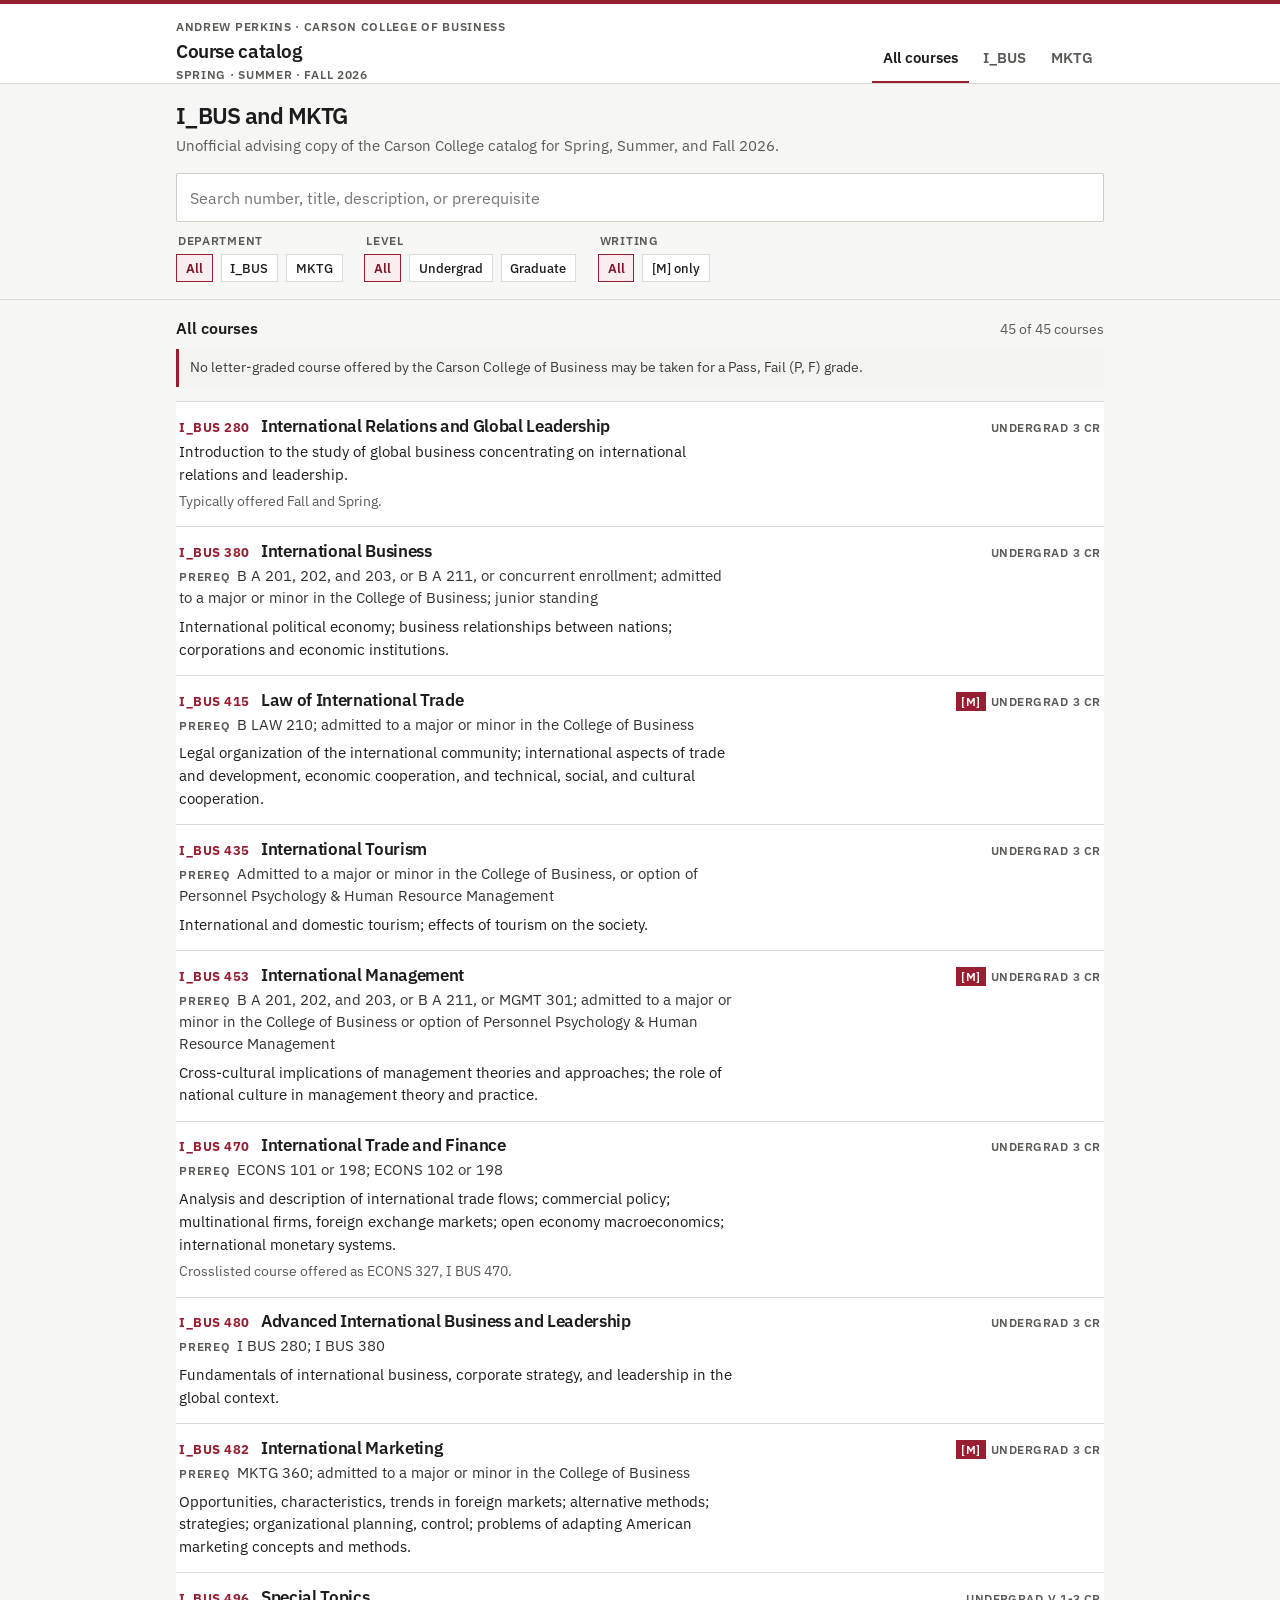
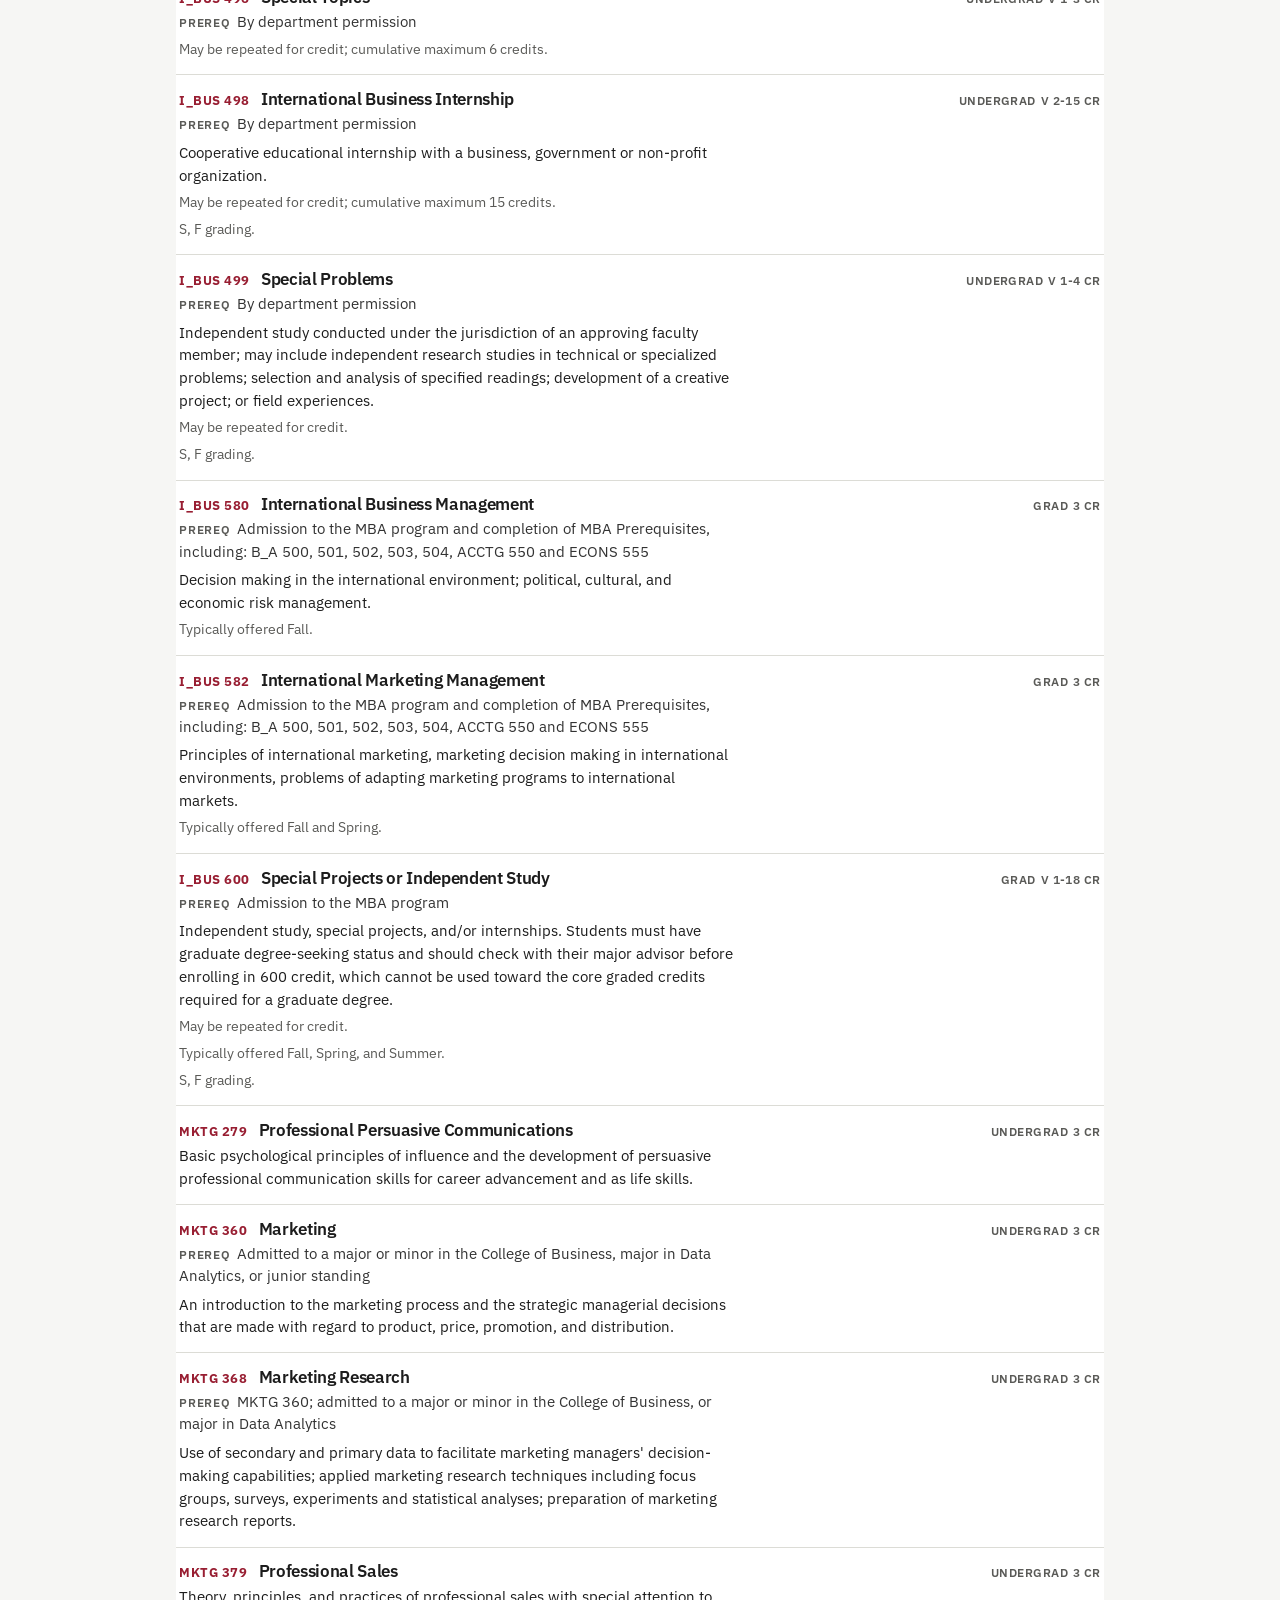
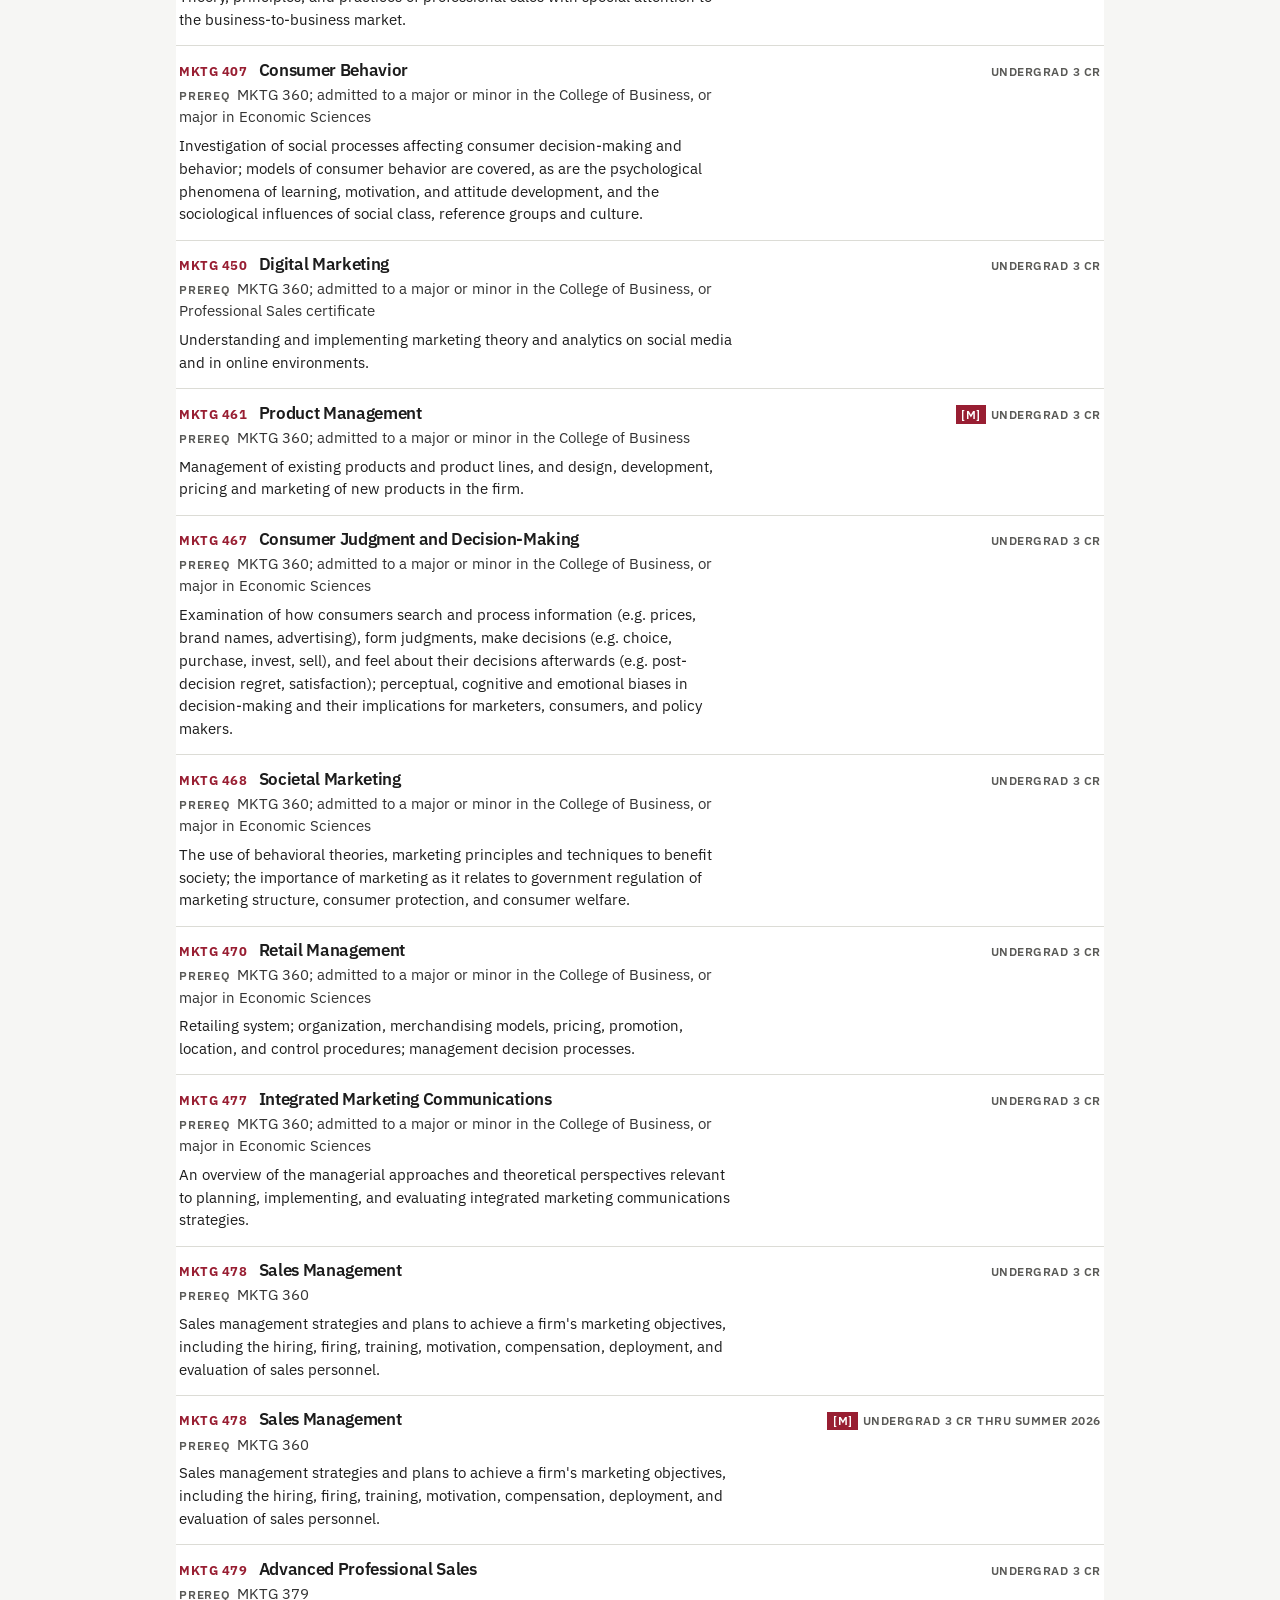
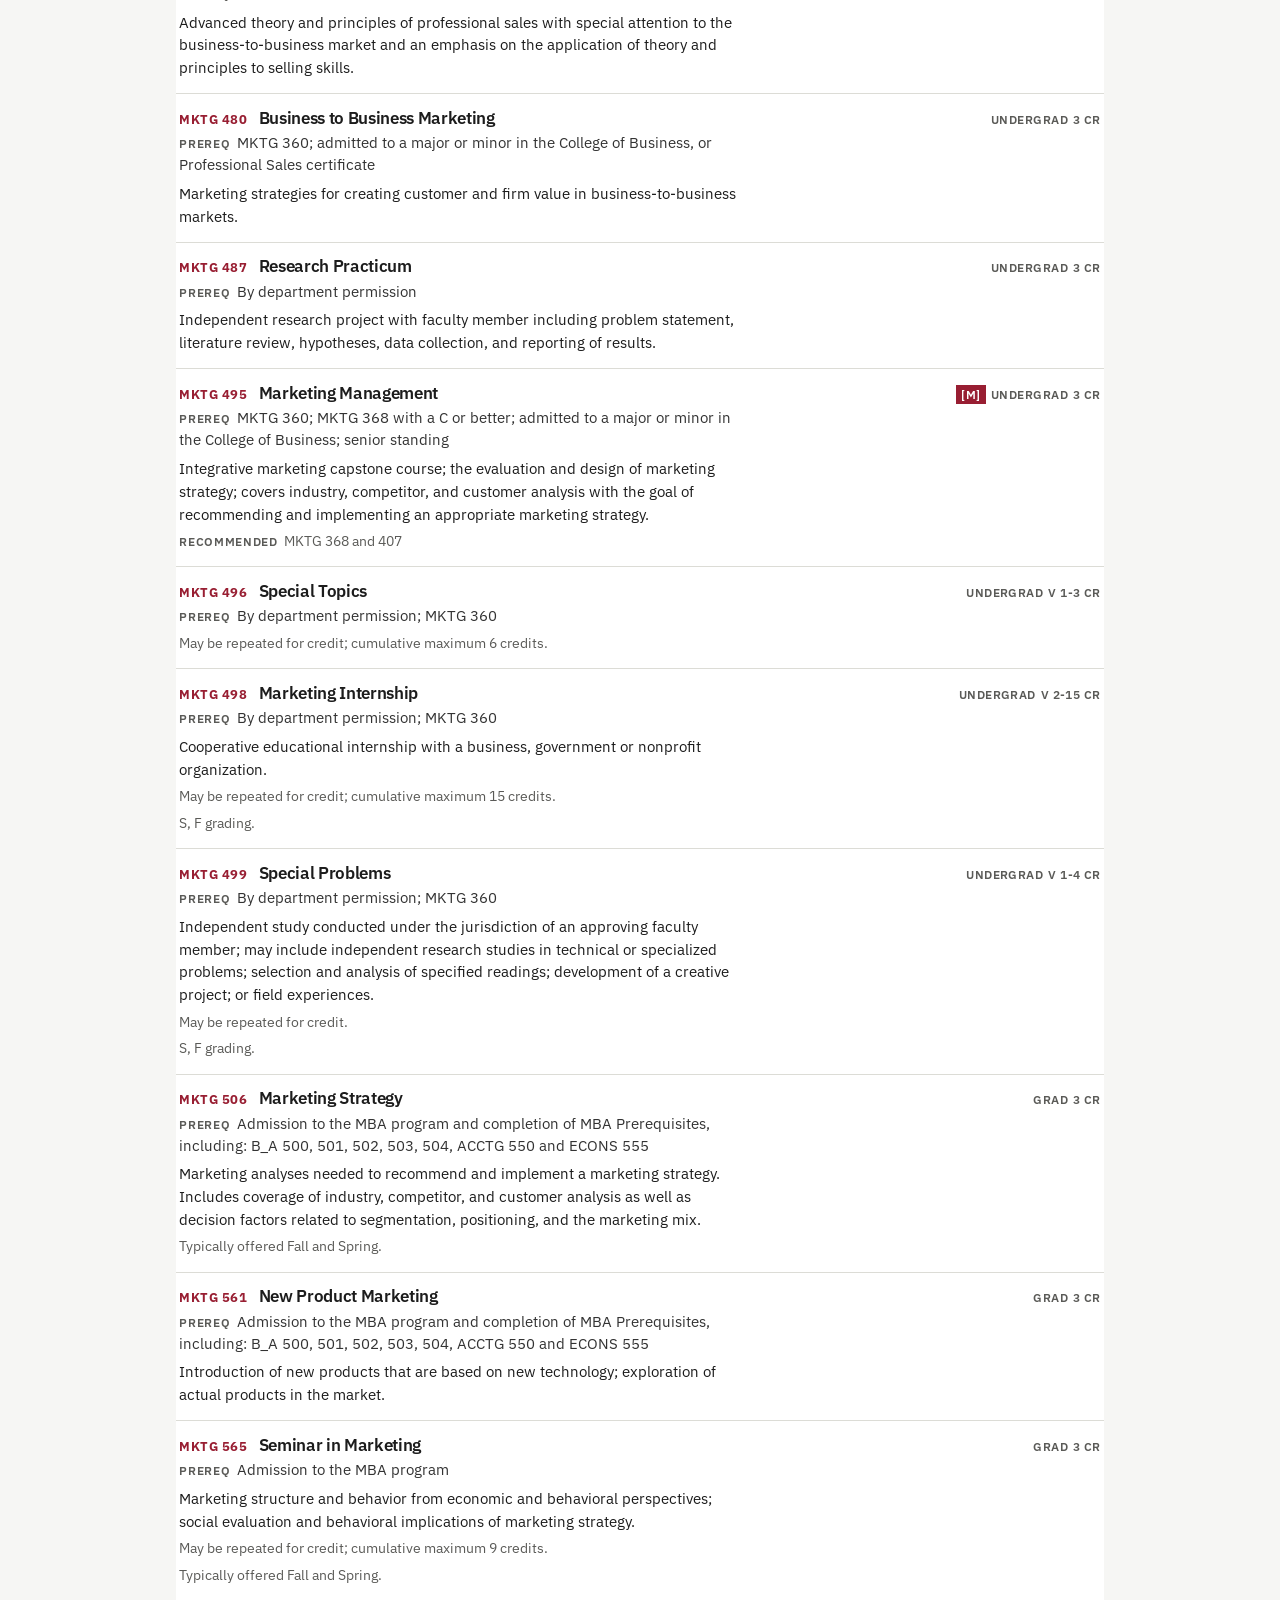
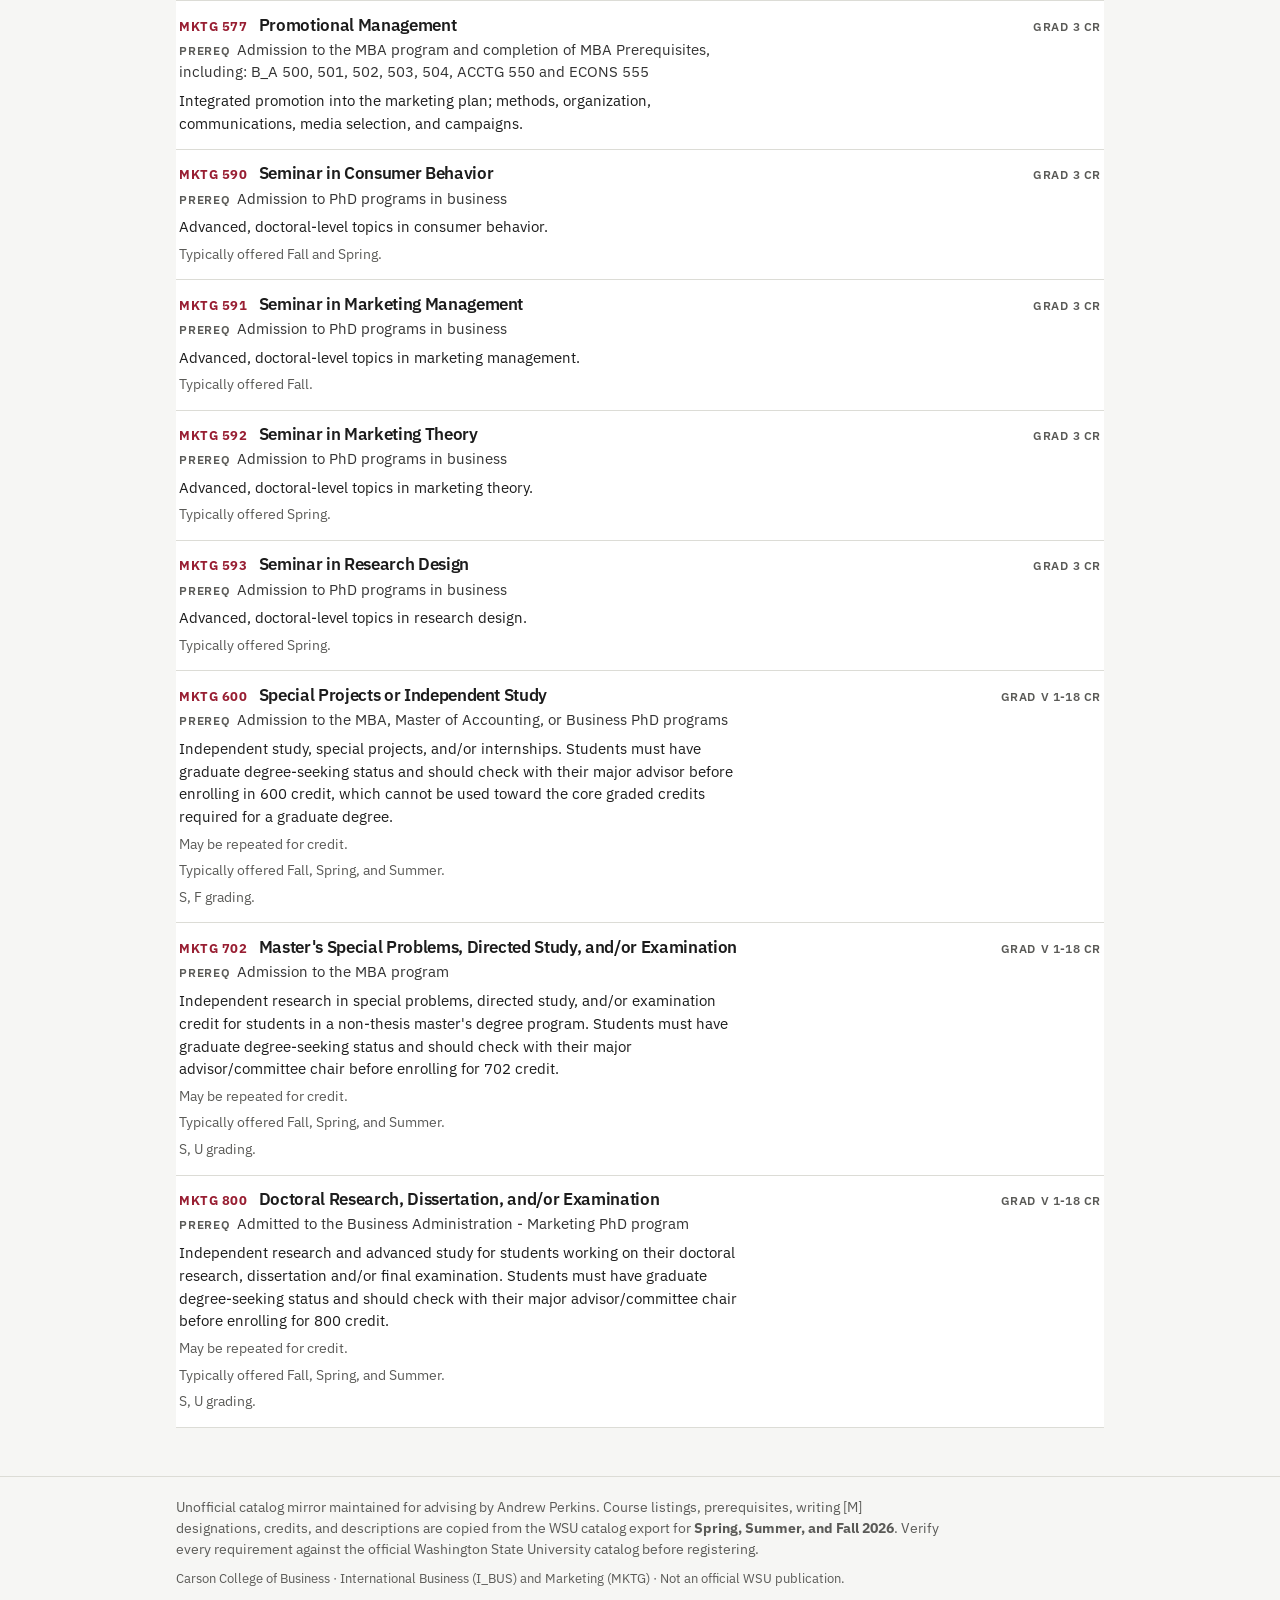
<file: site/index.html>
<!DOCTYPE html>
<html lang="en">
<head>
  <meta charset="utf-8">
  <meta name="viewport" content="width=device-width, initial-scale=1">
  <title>WSU Carson College Course Catalog · I_BUS & MKTG</title>
  <meta name="description" content="Searchable unofficial mirror of Washington State University Carson College International Business and Marketing courses for Spring, Summer, and Fall 2026.">
  <meta name="theme-color" content="#f6f6f4">
  <link rel="icon" href="assets/favicon.svg" type="image/svg+xml">
  <link rel="preconnect" href="https://fonts.googleapis.com">
  <link rel="preconnect" href="https://fonts.gstatic.com" crossorigin>
  <link href="https://fonts.googleapis.com/css2?family=IBM+Plex+Sans:ital,wght@0,400;0,500;0,600;0,700;1,400&display=swap" rel="stylesheet">
  <link rel="stylesheet" href="assets/styles.css">
</head>
<body data-page="home">
  <a class="skip-link" href="#catalog">Skip to courses</a>
  <header class="site-header">
    <div class="header-inner">
      <div class="brand">
        <p class="brand-kicker">Andrew Perkins · Carson College of Business</p>
        <a class="brand-title" href="./">Course catalog</a>
        <p class="brand-terms">Spring · Summer · Fall 2026</p>
      </div>
      <nav class="primary-nav" aria-label="Departments">
        <a href="./" aria-current="page">All courses</a>
        <a href="ibus/" >I_BUS</a>
        <a href="mktg/" >MKTG</a>
      </nav>
    </div>
  </header>

  <main>
    <section class="intro">
      <div class="intro-inner">
        <h1>I_BUS and MKTG</h1>
        <p class="lede">Unofficial advising copy of the Carson College catalog for Spring, Summer, and Fall 2026.</p>
        
      </div>
    </section>

    <section class="toolbar" aria-label="Search and filters">
      <div class="toolbar-inner">
        <label class="search-field">
          <span class="visually-hidden">Search courses</span>
          <input id="search" type="search" name="q" placeholder="Search number, title, description, or prerequisite" autocomplete="off" spellcheck="false">
        </label>
        <div class="filters">
          <fieldset class="filter-group" data-filter="dept" >
            <legend>Department</legend>
            <label class="chip"><input type="radio" name="dept" value="all" checked> All</label>
            <label class="chip"><input type="radio" name="dept" value="I_BUS"> I_BUS</label>
            <label class="chip"><input type="radio" name="dept" value="MKTG"> MKTG</label>
          </fieldset>
          <fieldset class="filter-group" data-filter="level">
            <legend>Level</legend>
            <label class="chip"><input type="radio" name="level" value="all" checked> All</label>
            <label class="chip"><input type="radio" name="level" value="undergraduate"> Undergrad</label>
            <label class="chip"><input type="radio" name="level" value="graduate"> Graduate</label>
          </fieldset>
          <fieldset class="filter-group" data-filter="writing">
            <legend>Writing</legend>
            <label class="chip"><input type="radio" name="writing" value="all" checked> All</label>
            <label class="chip"><input type="radio" name="writing" value="m"> [M] only</label>
          </fieldset>
        </div>
      </div>
    </section>

    <section id="catalog" class="catalog" aria-live="polite">
      <div class="catalog-inner">
        <div class="catalog-head">
          <h2 class="catalog-title">All courses</h2>
          <p id="result-count" class="result-count">Loading courses…</p>
        </div>
        <p class="policy">No letter-graded course offered by the Carson College of Business may be taken for a Pass, Fail (P, F) grade.</p>
        <div id="course-list" class="course-list"></div>
        <div id="empty-state" class="empty-state" hidden>
          <p id="empty-copy">No courses match those filters.</p>
          <button type="button" id="clear-filters">Clear search and filters</button>
        </div>
        <noscript><p class="empty-state">This catalog search needs JavaScript. Enable it to browse I_BUS and MKTG courses.</p></noscript>
      </div>
    </section>
  </main>

  <footer class="site-footer">
    <div class="footer-inner">
      <p>Unofficial catalog mirror maintained for advising by Andrew Perkins. Course listings, prerequisites, writing [M] designations, credits, and descriptions are copied from the WSU catalog export for <strong>Spring, Summer, and Fall 2026</strong>. Verify every requirement against the official Washington State University catalog before registering.</p>
      <p class="footer-meta">Carson College of Business · International Business (I_BUS) and Marketing (MKTG) · Not an official WSU publication.</p>
    </div>
  </footer>
  <script src="assets/app.js" defer></script>
</body>
</html>
</file>
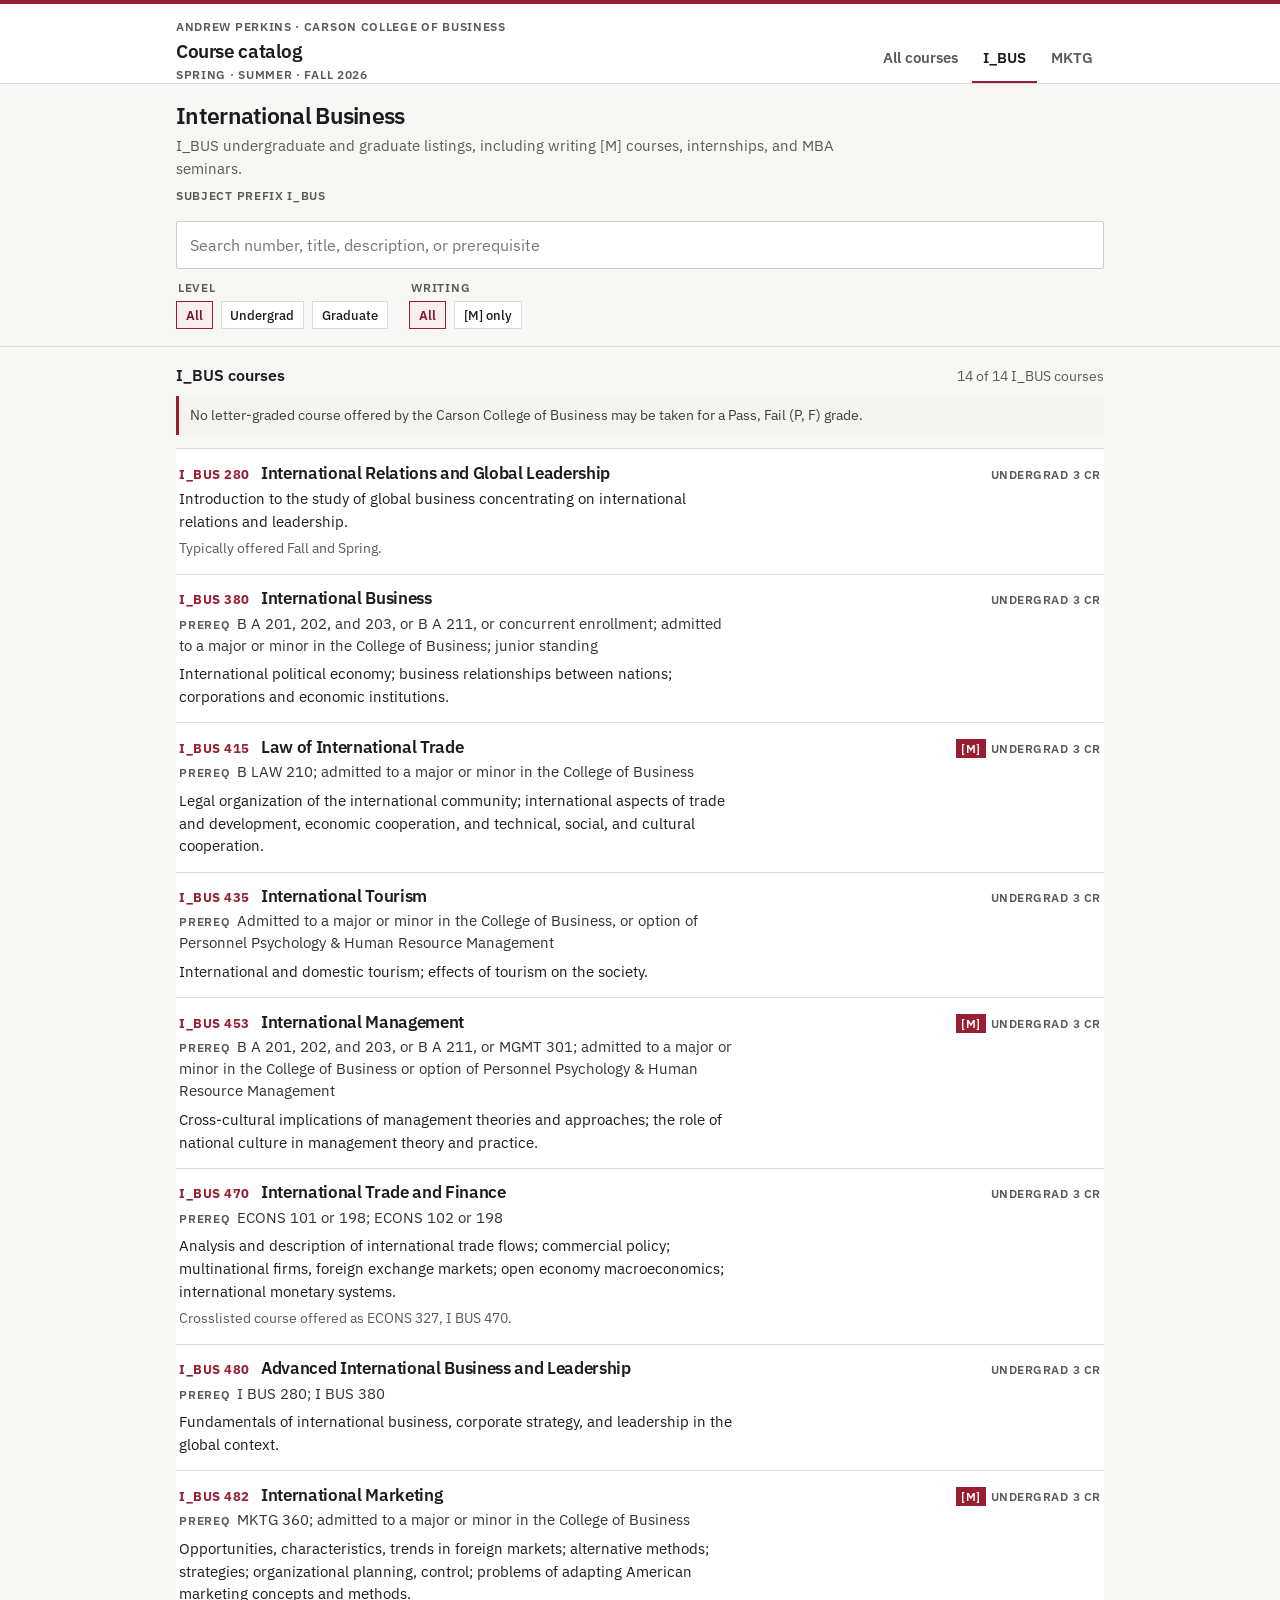
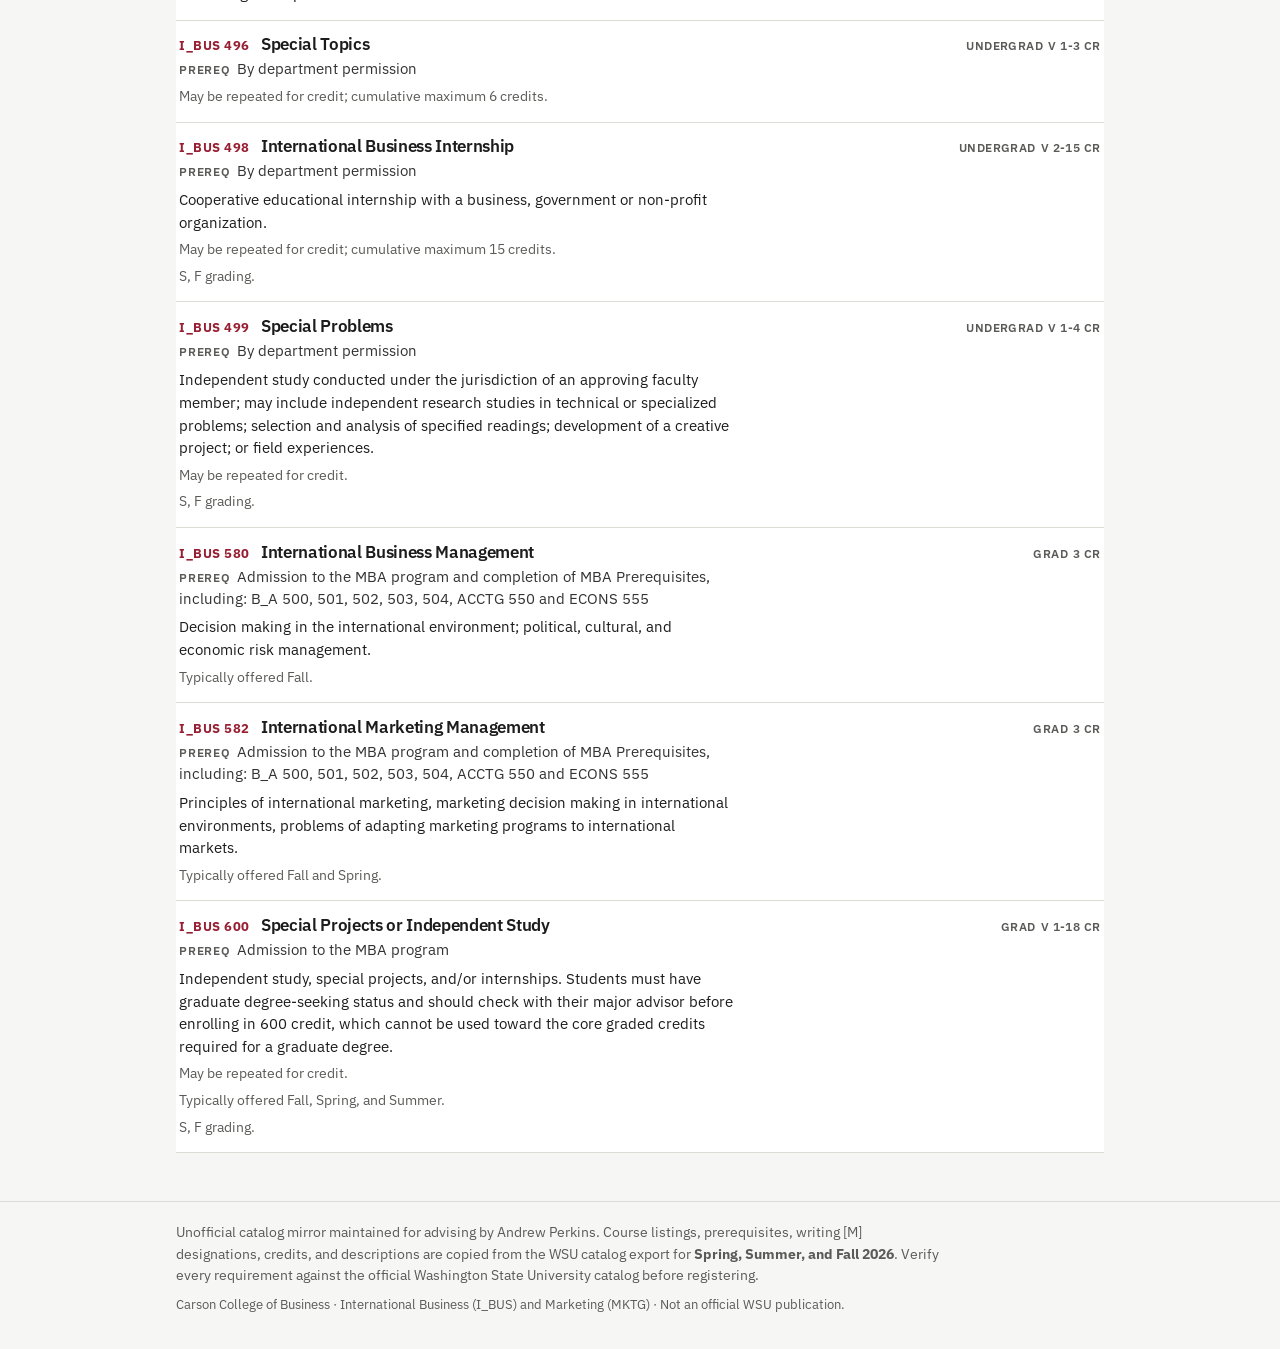
<file: site/ibus/index.html>
<!DOCTYPE html>
<html lang="en">
<head>
  <meta charset="utf-8">
  <meta name="viewport" content="width=device-width, initial-scale=1">
  <title>International Business (I_BUS) · WSU Course Catalog</title>
  <meta name="description" content="International Business (I_BUS) courses at Washington State University Carson College of Business for Spring, Summer, and Fall 2026.">
  <meta name="theme-color" content="#f6f6f4">
  <link rel="icon" href="../assets/favicon.svg" type="image/svg+xml">
  <link rel="preconnect" href="https://fonts.googleapis.com">
  <link rel="preconnect" href="https://fonts.gstatic.com" crossorigin>
  <link href="https://fonts.googleapis.com/css2?family=IBM+Plex+Sans:ital,wght@0,400;0,500;0,600;0,700;1,400&display=swap" rel="stylesheet">
  <link rel="stylesheet" href="../assets/styles.css">
</head>
<body data-page="ibus" data-dept="I_BUS">
  <a class="skip-link" href="#catalog">Skip to courses</a>
  <header class="site-header">
    <div class="header-inner">
      <div class="brand">
        <p class="brand-kicker">Andrew Perkins · Carson College of Business</p>
        <a class="brand-title" href="../">Course catalog</a>
        <p class="brand-terms">Spring · Summer · Fall 2026</p>
      </div>
      <nav class="primary-nav" aria-label="Departments">
        <a href="../" >All courses</a>
        <a href="../ibus/" aria-current="page">I_BUS</a>
        <a href="../mktg/" >MKTG</a>
      </nav>
    </div>
  </header>

  <main>
    <section class="intro">
      <div class="intro-inner">
        <h1>International Business</h1>
        <p class="lede">I_BUS undergraduate and graduate listings, including writing [M] courses, internships, and MBA seminars.</p>
        <p class="prefix-note">Subject prefix I_BUS</p>
      </div>
    </section>

    <section class="toolbar" aria-label="Search and filters">
      <div class="toolbar-inner">
        <label class="search-field">
          <span class="visually-hidden">Search courses</span>
          <input id="search" type="search" name="q" placeholder="Search number, title, description, or prerequisite" autocomplete="off" spellcheck="false">
        </label>
        <div class="filters">
          <fieldset class="filter-group" data-filter="dept" hidden>
            <legend>Department</legend>
            <label class="chip"><input type="radio" name="dept" value="all" checked> All</label>
            <label class="chip"><input type="radio" name="dept" value="I_BUS"> I_BUS</label>
            <label class="chip"><input type="radio" name="dept" value="MKTG"> MKTG</label>
          </fieldset>
          <fieldset class="filter-group" data-filter="level">
            <legend>Level</legend>
            <label class="chip"><input type="radio" name="level" value="all" checked> All</label>
            <label class="chip"><input type="radio" name="level" value="undergraduate"> Undergrad</label>
            <label class="chip"><input type="radio" name="level" value="graduate"> Graduate</label>
          </fieldset>
          <fieldset class="filter-group" data-filter="writing">
            <legend>Writing</legend>
            <label class="chip"><input type="radio" name="writing" value="all" checked> All</label>
            <label class="chip"><input type="radio" name="writing" value="m"> [M] only</label>
          </fieldset>
        </div>
      </div>
    </section>

    <section id="catalog" class="catalog" aria-live="polite">
      <div class="catalog-inner">
        <div class="catalog-head">
          <h2 class="catalog-title">I_BUS courses</h2>
          <p id="result-count" class="result-count">Loading courses…</p>
        </div>
        <p class="policy">No letter-graded course offered by the Carson College of Business may be taken for a Pass, Fail (P, F) grade.</p>
        <div id="course-list" class="course-list"></div>
        <div id="empty-state" class="empty-state" hidden>
          <p id="empty-copy">No courses match those filters.</p>
          <button type="button" id="clear-filters">Clear search and filters</button>
        </div>
        <noscript><p class="empty-state">This catalog search needs JavaScript. Enable it to browse I_BUS and MKTG courses.</p></noscript>
      </div>
    </section>
  </main>

  <footer class="site-footer">
    <div class="footer-inner">
      <p>Unofficial catalog mirror maintained for advising by Andrew Perkins. Course listings, prerequisites, writing [M] designations, credits, and descriptions are copied from the WSU catalog export for <strong>Spring, Summer, and Fall 2026</strong>. Verify every requirement against the official Washington State University catalog before registering.</p>
      <p class="footer-meta">Carson College of Business · International Business (I_BUS) and Marketing (MKTG) · Not an official WSU publication.</p>
    </div>
  </footer>
  <script src="../assets/app.js" defer></script>
</body>
</html>
</file>
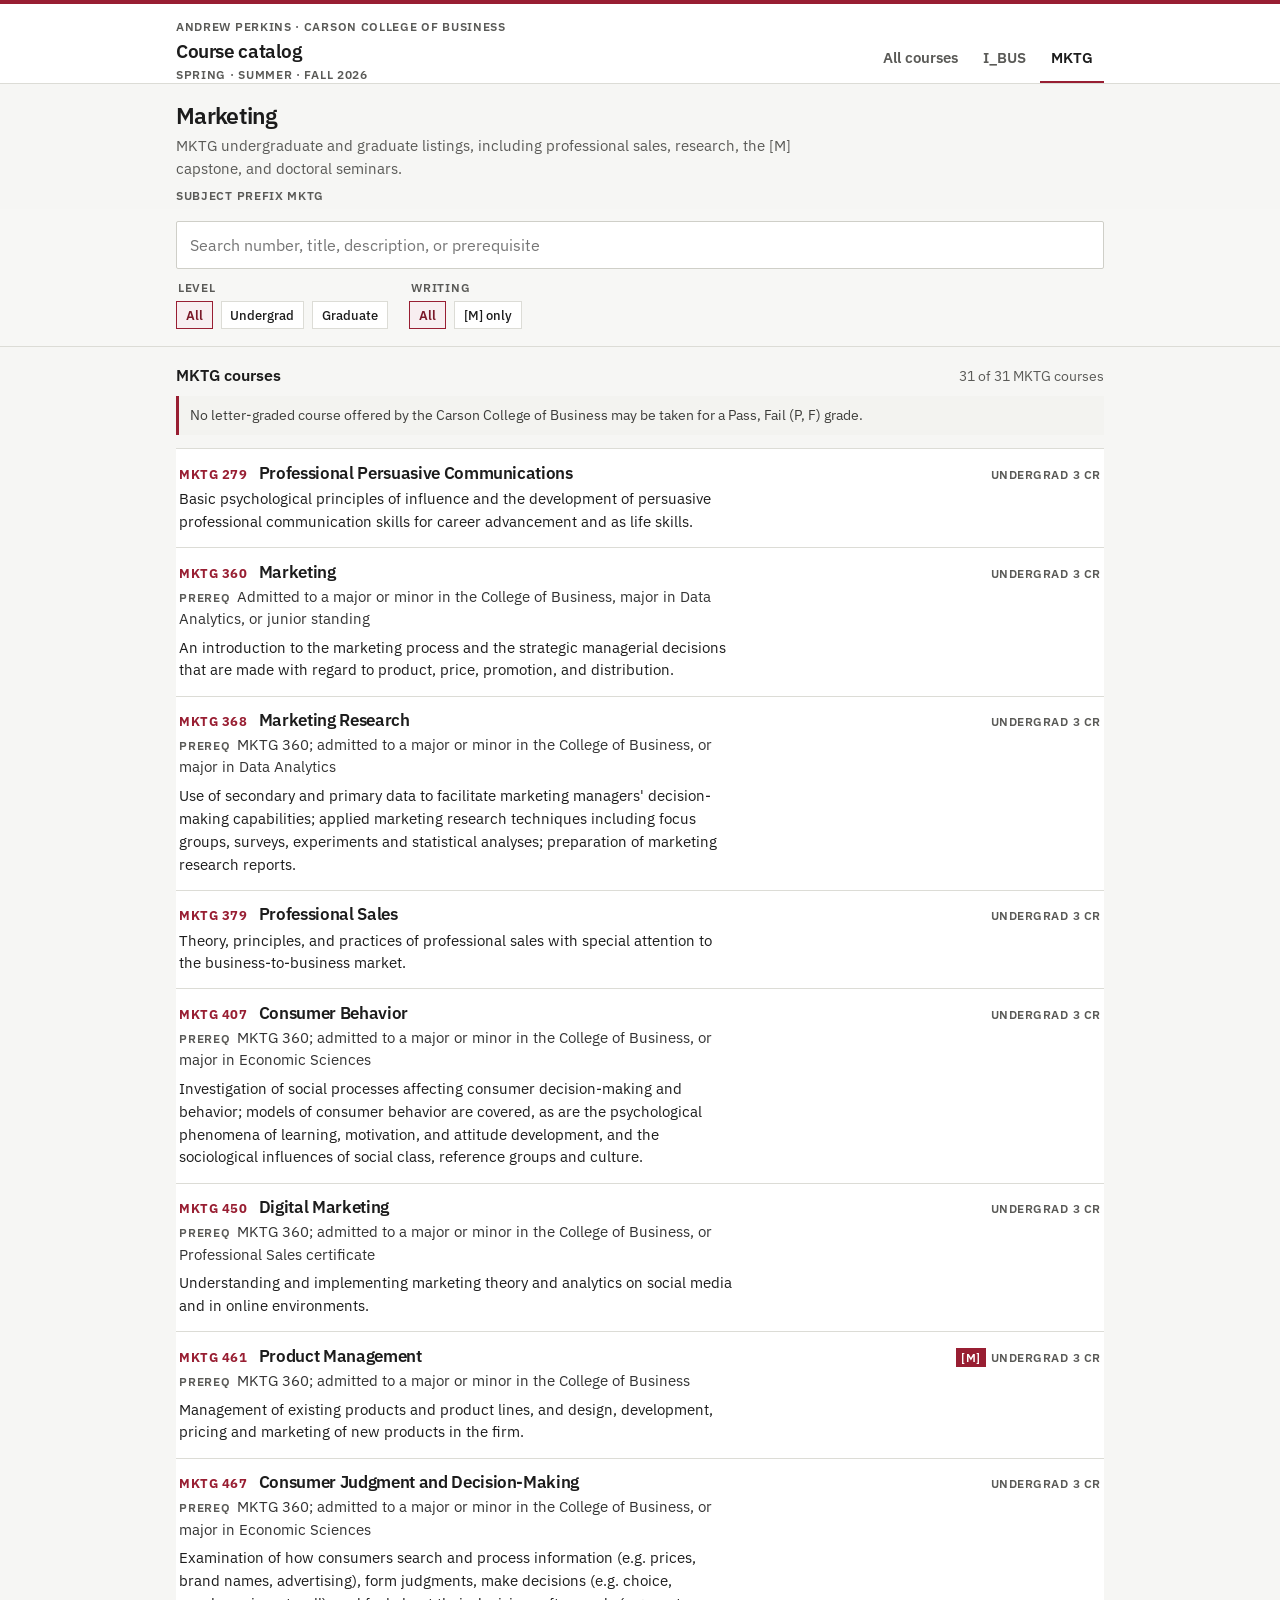
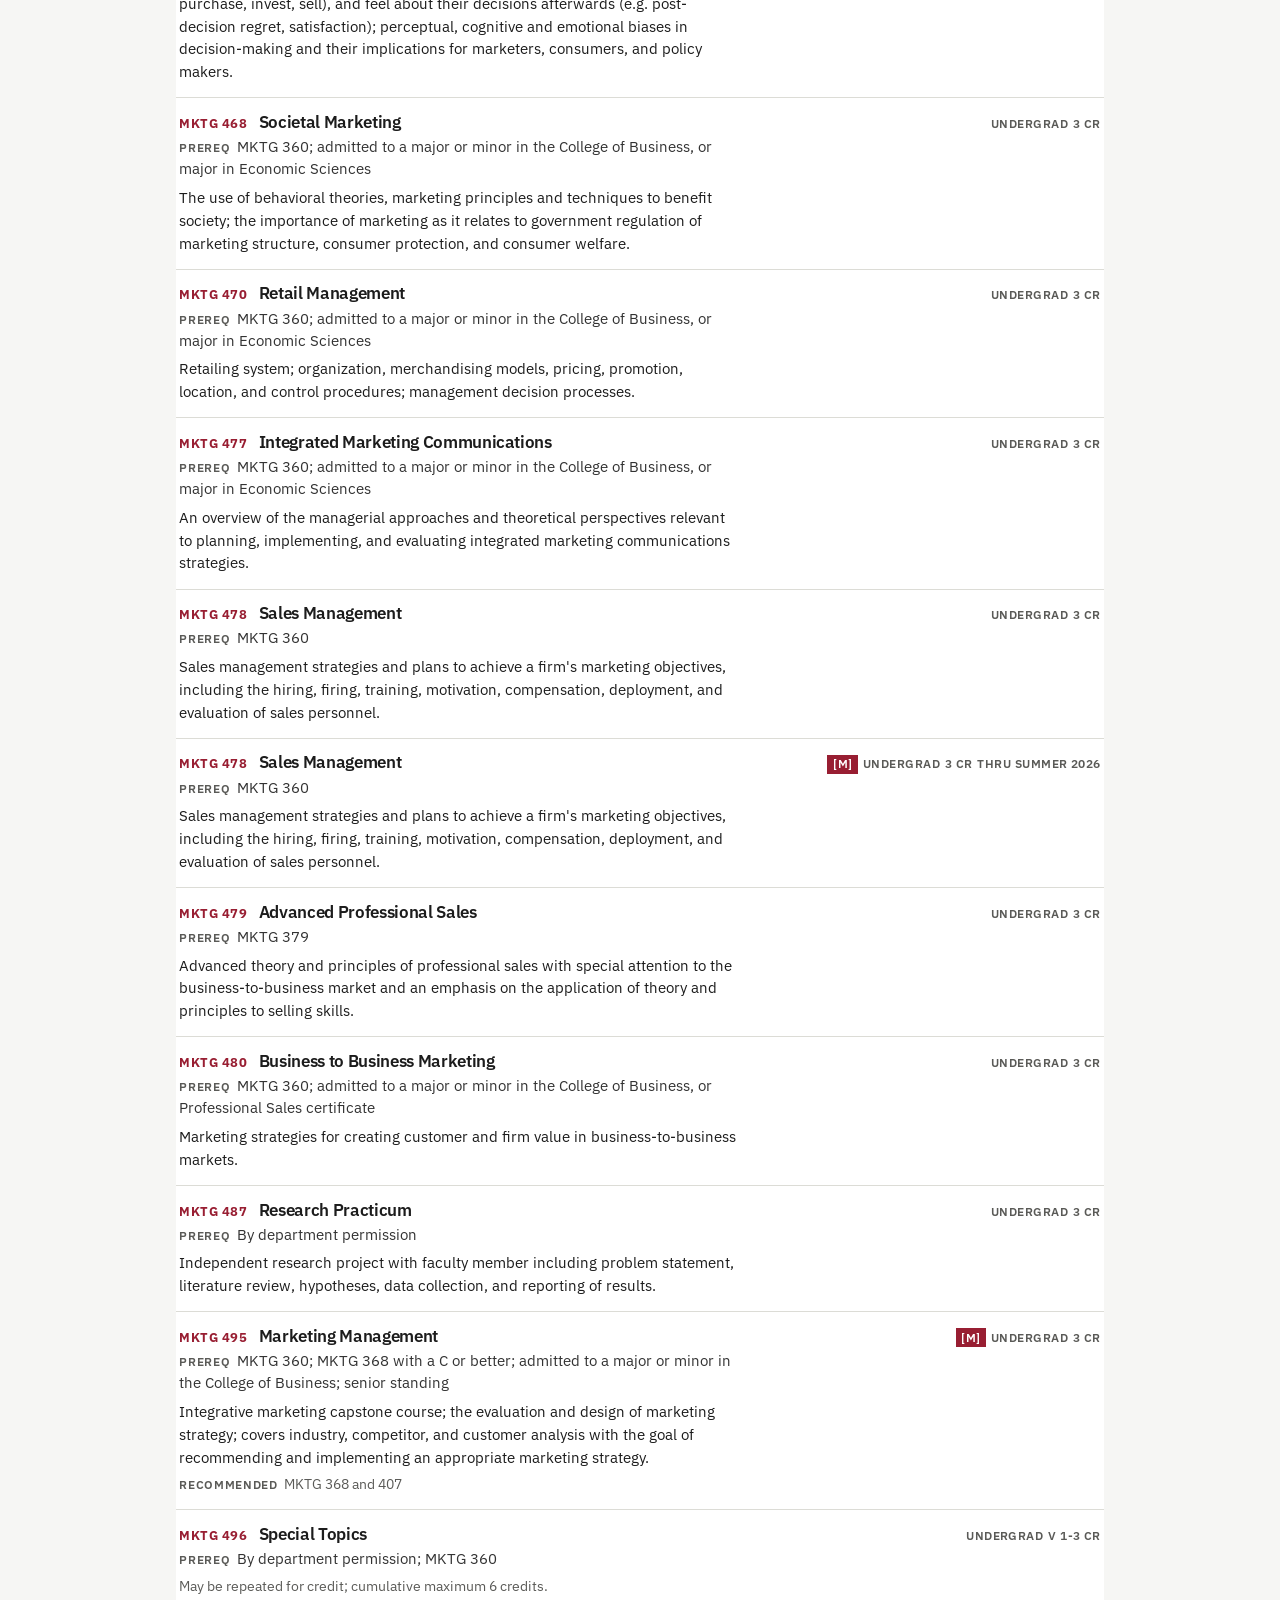
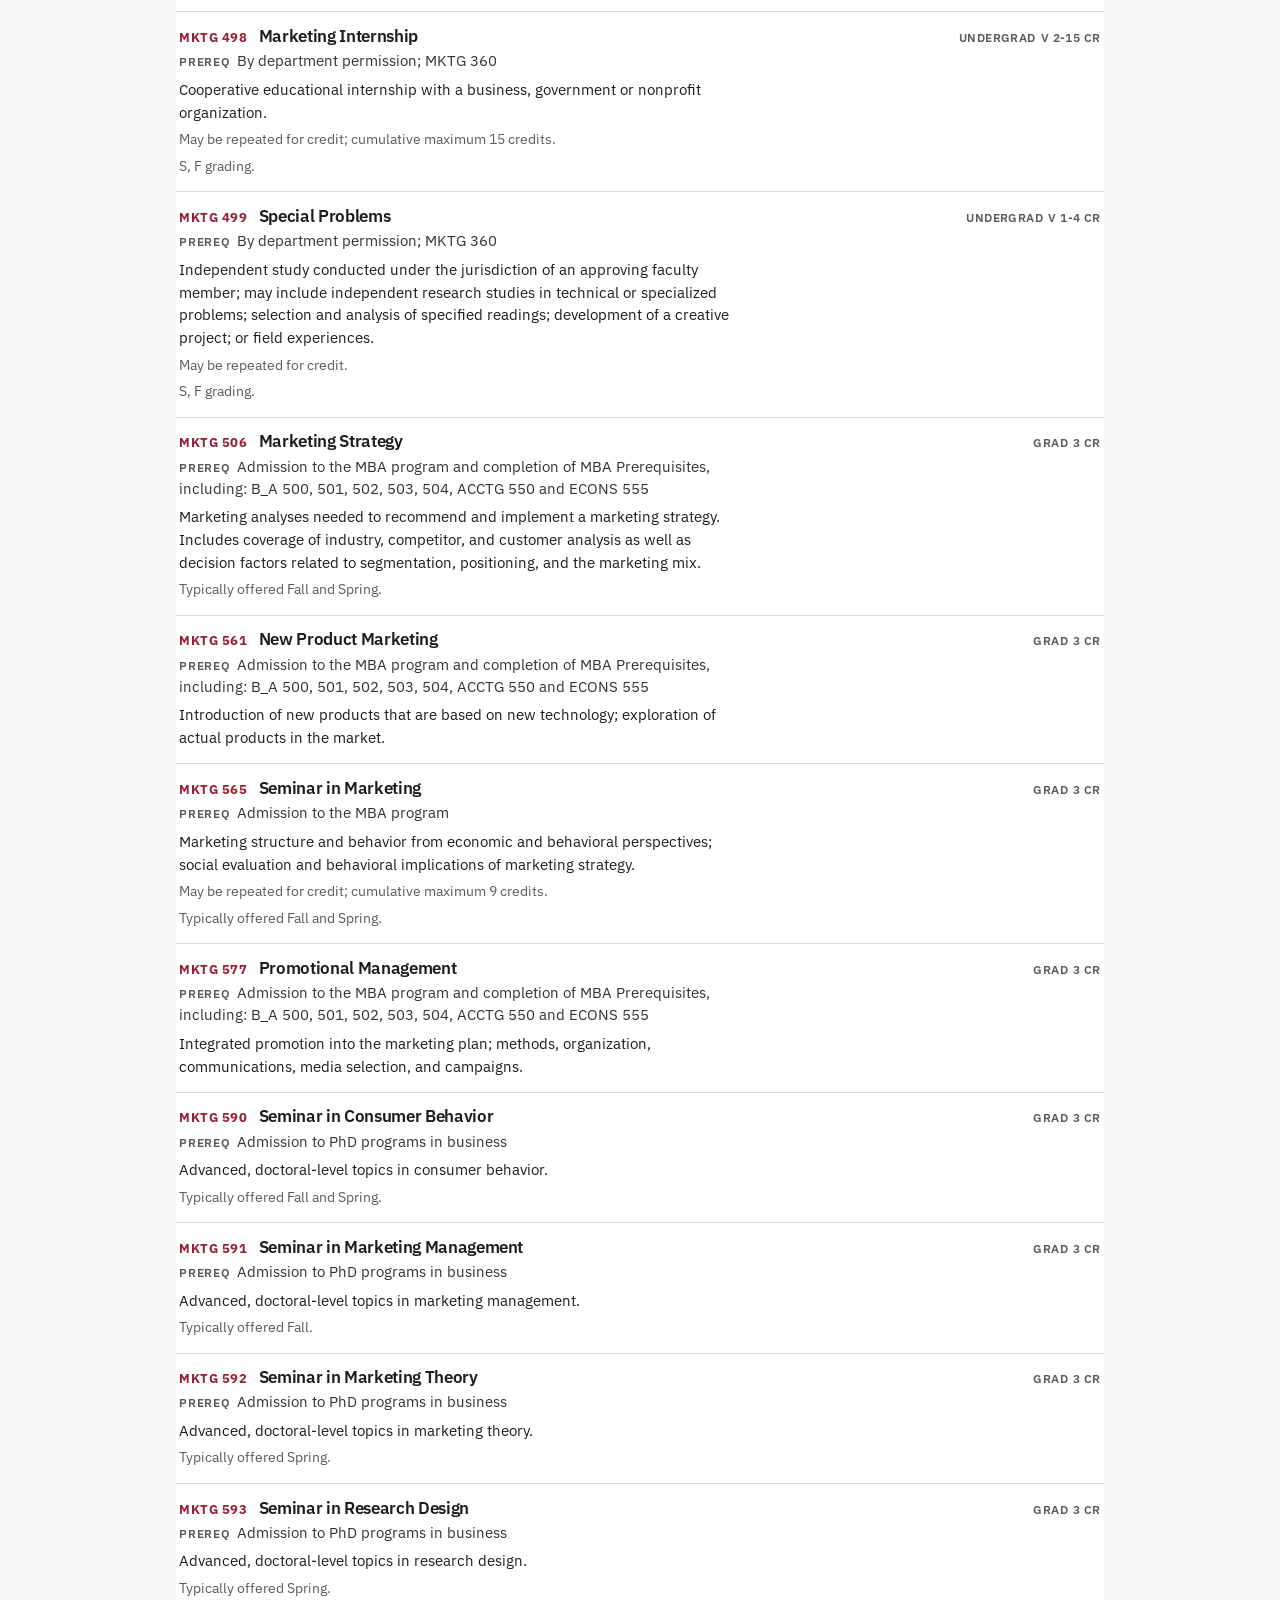
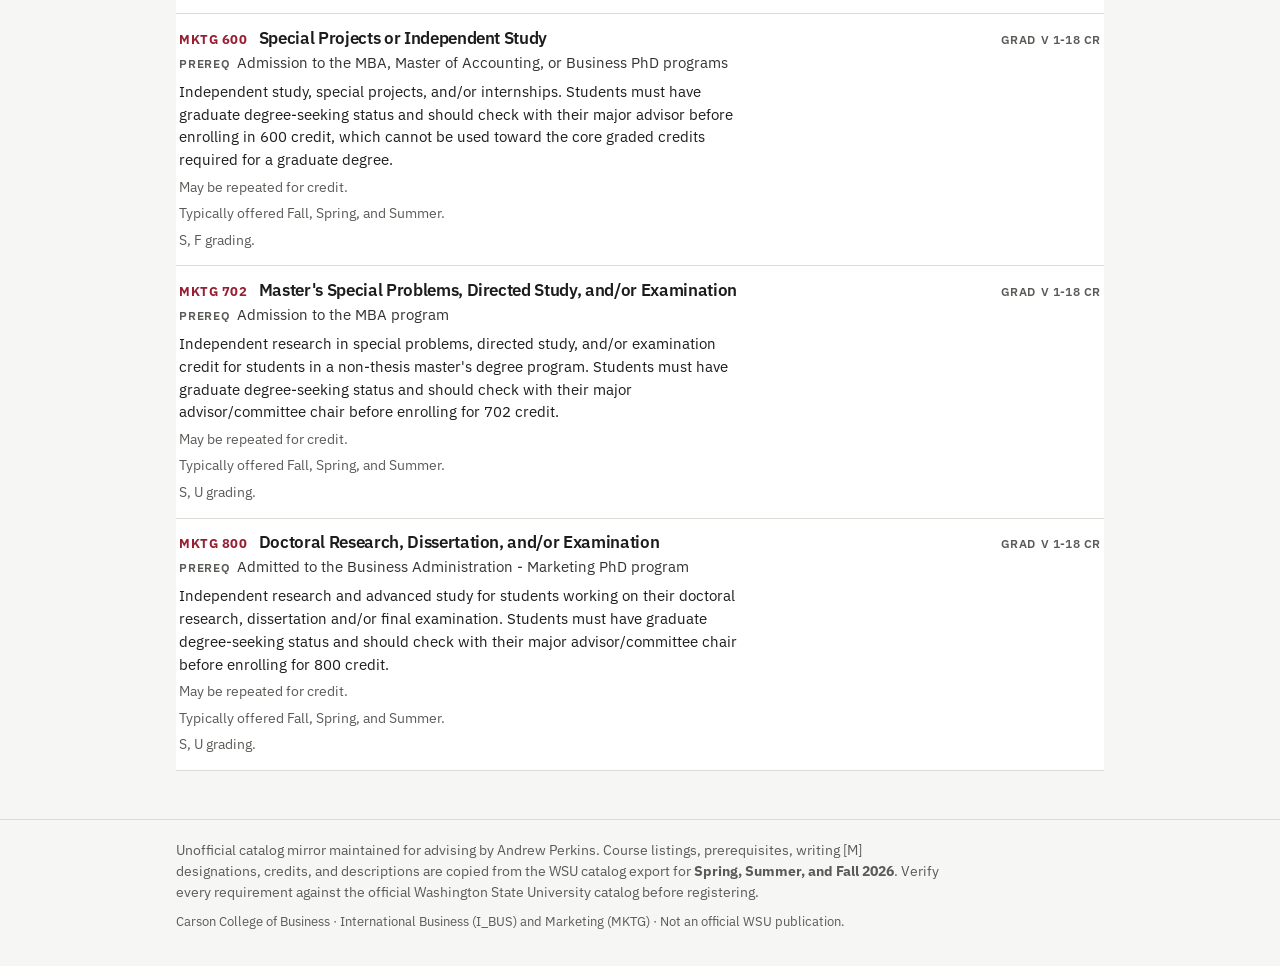
<file: site/mktg/index.html>
<!DOCTYPE html>
<html lang="en">
<head>
  <meta charset="utf-8">
  <meta name="viewport" content="width=device-width, initial-scale=1">
  <title>Marketing (MKTG) · WSU Course Catalog</title>
  <meta name="description" content="Marketing (MKTG) courses at Washington State University Carson College of Business for Spring, Summer, and Fall 2026.">
  <meta name="theme-color" content="#f6f6f4">
  <link rel="icon" href="../assets/favicon.svg" type="image/svg+xml">
  <link rel="preconnect" href="https://fonts.googleapis.com">
  <link rel="preconnect" href="https://fonts.gstatic.com" crossorigin>
  <link href="https://fonts.googleapis.com/css2?family=IBM+Plex+Sans:ital,wght@0,400;0,500;0,600;0,700;1,400&display=swap" rel="stylesheet">
  <link rel="stylesheet" href="../assets/styles.css">
</head>
<body data-page="mktg" data-dept="MKTG">
  <a class="skip-link" href="#catalog">Skip to courses</a>
  <header class="site-header">
    <div class="header-inner">
      <div class="brand">
        <p class="brand-kicker">Andrew Perkins · Carson College of Business</p>
        <a class="brand-title" href="../">Course catalog</a>
        <p class="brand-terms">Spring · Summer · Fall 2026</p>
      </div>
      <nav class="primary-nav" aria-label="Departments">
        <a href="../" >All courses</a>
        <a href="../ibus/" >I_BUS</a>
        <a href="../mktg/" aria-current="page">MKTG</a>
      </nav>
    </div>
  </header>

  <main>
    <section class="intro">
      <div class="intro-inner">
        <h1>Marketing</h1>
        <p class="lede">MKTG undergraduate and graduate listings, including professional sales, research, the [M] capstone, and doctoral seminars.</p>
        <p class="prefix-note">Subject prefix MKTG</p>
      </div>
    </section>

    <section class="toolbar" aria-label="Search and filters">
      <div class="toolbar-inner">
        <label class="search-field">
          <span class="visually-hidden">Search courses</span>
          <input id="search" type="search" name="q" placeholder="Search number, title, description, or prerequisite" autocomplete="off" spellcheck="false">
        </label>
        <div class="filters">
          <fieldset class="filter-group" data-filter="dept" hidden>
            <legend>Department</legend>
            <label class="chip"><input type="radio" name="dept" value="all" checked> All</label>
            <label class="chip"><input type="radio" name="dept" value="I_BUS"> I_BUS</label>
            <label class="chip"><input type="radio" name="dept" value="MKTG"> MKTG</label>
          </fieldset>
          <fieldset class="filter-group" data-filter="level">
            <legend>Level</legend>
            <label class="chip"><input type="radio" name="level" value="all" checked> All</label>
            <label class="chip"><input type="radio" name="level" value="undergraduate"> Undergrad</label>
            <label class="chip"><input type="radio" name="level" value="graduate"> Graduate</label>
          </fieldset>
          <fieldset class="filter-group" data-filter="writing">
            <legend>Writing</legend>
            <label class="chip"><input type="radio" name="writing" value="all" checked> All</label>
            <label class="chip"><input type="radio" name="writing" value="m"> [M] only</label>
          </fieldset>
        </div>
      </div>
    </section>

    <section id="catalog" class="catalog" aria-live="polite">
      <div class="catalog-inner">
        <div class="catalog-head">
          <h2 class="catalog-title">MKTG courses</h2>
          <p id="result-count" class="result-count">Loading courses…</p>
        </div>
        <p class="policy">No letter-graded course offered by the Carson College of Business may be taken for a Pass, Fail (P, F) grade.</p>
        <div id="course-list" class="course-list"></div>
        <div id="empty-state" class="empty-state" hidden>
          <p id="empty-copy">No courses match those filters.</p>
          <button type="button" id="clear-filters">Clear search and filters</button>
        </div>
        <noscript><p class="empty-state">This catalog search needs JavaScript. Enable it to browse I_BUS and MKTG courses.</p></noscript>
      </div>
    </section>
  </main>

  <footer class="site-footer">
    <div class="footer-inner">
      <p>Unofficial catalog mirror maintained for advising by Andrew Perkins. Course listings, prerequisites, writing [M] designations, credits, and descriptions are copied from the WSU catalog export for <strong>Spring, Summer, and Fall 2026</strong>. Verify every requirement against the official Washington State University catalog before registering.</p>
      <p class="footer-meta">Carson College of Business · International Business (I_BUS) and Marketing (MKTG) · Not an official WSU publication.</p>
    </div>
  </footer>
  <script src="../assets/app.js" defer></script>
</body>
</html>
</file>
<file: site/assets/styles.css>
:root {
  --crimson: #981e32;
  --crimson-ink: #7a1828;
  --ink: #1c1c1c;
  --muted: #5a5a57;
  --line: #dcdcd6;
  --bg: #f6f6f4;
  --card: #ffffff;
  --focus: #0b57d0;
  --sans: "IBM Plex Sans", "Segoe UI", system-ui, sans-serif;
  --max: 58rem;
}

*,
*::before,
*::after {
  box-sizing: border-box;
}

html {
  scroll-behavior: smooth;
}

body {
  margin: 0;
  color: var(--ink);
  background: var(--bg);
  font-family: var(--sans);
  font-size: 1rem;
  line-height: 1.5;
}

a {
  color: var(--crimson-ink);
}

a:hover {
  color: var(--crimson);
}

:focus-visible {
  outline: 2px solid var(--focus);
  outline-offset: 2px;
}

.visually-hidden {
  position: absolute;
  width: 1px;
  height: 1px;
  padding: 0;
  margin: -1px;
  overflow: hidden;
  clip: rect(0, 0, 0, 0);
  border: 0;
}

.skip-link {
  position: absolute;
  left: 0.75rem;
  top: -3.5rem;
  z-index: 20;
  padding: 0.45rem 0.7rem;
  background: var(--ink);
  color: #fff;
  text-decoration: none;
}

.skip-link:focus {
  top: 0.75rem;
}

.site-header {
  border-top: 4px solid var(--crimson);
  border-bottom: 1px solid var(--line);
  background: var(--card);
}

.header-inner,
.intro-inner,
.toolbar-inner,
.catalog-inner,
.footer-inner {
  width: min(calc(100% - 1.5rem), var(--max));
  margin: 0 auto;
}

.header-inner {
  display: flex;
  flex-wrap: wrap;
  align-items: end;
  justify-content: space-between;
  gap: 0.65rem 1.25rem;
  padding: 0.85rem 0 0;
}

.brand-kicker,
.brand-terms,
.filter-group legend,
.meta-label,
.prefix-note {
  margin: 0;
  color: var(--muted);
  font-size: 0.72rem;
  font-weight: 600;
  letter-spacing: 0.06em;
  text-transform: uppercase;
}

.brand-title {
  display: inline-block;
  margin-top: 0.15rem;
  color: var(--ink);
  text-decoration: none;
  font-size: 1.2rem;
  font-weight: 600;
  letter-spacing: -0.02em;
}

.brand-title:hover {
  color: var(--crimson);
}

.primary-nav {
  display: flex;
  gap: 0.15rem;
}

.primary-nav a {
  color: var(--muted);
  text-decoration: none;
  padding: 0.7rem 0.7rem 0.75rem;
  border-bottom: 2px solid transparent;
  font-size: 0.92rem;
  font-weight: 600;
}

.primary-nav a:hover,
.primary-nav a[aria-current="page"] {
  color: var(--ink);
  border-bottom-color: var(--crimson);
}

.intro {
  padding: 1.1rem 0 0.35rem;
}

.intro h1 {
  margin: 0 0 0.25rem;
  font-size: 1.45rem;
  font-weight: 600;
  letter-spacing: -0.03em;
  line-height: 1.2;
}

.lede {
  margin: 0;
  max-width: 42rem;
  color: var(--muted);
  font-size: 0.95rem;
}

.prefix-note {
  margin-top: 0.45rem;
}

.toolbar {
  position: sticky;
  top: 0;
  z-index: 5;
  padding: 0.7rem 0 0.8rem;
  background: color-mix(in srgb, var(--bg) 92%, #fff);
  border-bottom: 1px solid var(--line);
}

.search-field {
  display: block;
}

#search {
  width: 100%;
  padding: 0.7rem 0.8rem;
  border: 1px solid #cfcfc8;
  border-radius: 2px;
  background: var(--card);
  color: var(--ink);
  font: inherit;
}

#search:focus {
  border-color: var(--crimson);
  box-shadow: 0 0 0 3px rgba(152, 30, 50, 0.12);
  outline: none;
}

.filters {
  display: flex;
  flex-wrap: wrap;
  gap: 0.65rem 1.1rem;
  margin-top: 0.65rem;
}

.filter-group {
  margin: 0;
  padding: 0;
  border: 0;
}

.filter-group[hidden] {
  display: none;
}

.filter-group legend {
  margin-bottom: 0.3rem;
}

.chip {
  position: relative;
  display: inline-flex;
  align-items: center;
  margin: 0 0.25rem 0.25rem 0;
  padding: 0.18rem 0.55rem;
  border: 1px solid var(--line);
  background: var(--card);
  font-size: 0.84rem;
  font-weight: 500;
  cursor: pointer;
}

.chip input {
  position: absolute;
  opacity: 0;
  pointer-events: none;
}

.chip:has(input:checked) {
  border-color: var(--crimson);
  background: #f8eef0;
  color: var(--crimson-ink);
  font-weight: 600;
}

.chip:has(input:focus-visible) {
  outline: 2px solid var(--focus);
  outline-offset: 2px;
}

.catalog {
  padding: 1rem 0 3rem;
}

.catalog-head {
  display: flex;
  flex-wrap: wrap;
  justify-content: space-between;
  gap: 0.25rem 1rem;
  align-items: baseline;
  margin-bottom: 0.55rem;
}

.catalog-title {
  margin: 0;
  font-size: 1rem;
  font-weight: 600;
}

.result-count {
  margin: 0;
  color: var(--muted);
  font-size: 0.9rem;
}

.policy {
  margin: 0 0 0.85rem;
  padding: 0.55rem 0.7rem;
  border-left: 3px solid var(--crimson);
  background: #f3f3f0;
  color: #3d3d3a;
  font-size: 0.88rem;
}

.course-list {
  border-top: 1px solid var(--line);
  background: var(--card);
}

.course {
  padding: 0.85rem 0.2rem 0.9rem;
  border-bottom: 1px solid var(--line);
  scroll-margin-top: 7.25rem;
}

.course:target,
.course.is-target {
  background: #fff8f8;
  box-shadow: inset 3px 0 0 var(--crimson);
  padding-left: 0.7rem;
}

.course-top {
  display: flex;
  flex-wrap: wrap;
  align-items: baseline;
  gap: 0.35rem 0.7rem;
  margin-bottom: 0.15rem;
}

.course-code {
  color: var(--crimson);
  text-decoration: none;
  font-size: 0.82rem;
  font-weight: 700;
  letter-spacing: 0.04em;
  font-variant-numeric: tabular-nums;
}

.course-code:hover {
  text-decoration: underline;
}

.course h2 {
  margin: 0;
  flex: 1 1 12rem;
  font-size: 1.05rem;
  font-weight: 600;
  letter-spacing: -0.02em;
  line-height: 1.3;
}

.badges {
  display: flex;
  flex-wrap: wrap;
  gap: 0.3rem;
  margin-left: auto;
}

.badge {
  display: inline-flex;
  align-items: center;
  color: var(--muted);
  font-size: 0.72rem;
  font-weight: 600;
  letter-spacing: 0.04em;
  text-transform: uppercase;
}

.badge-m {
  padding: 0.05rem 0.35rem;
  background: var(--crimson);
  color: #fff;
}

.course-body {
  display: grid;
  gap: 0.35rem;
}

.course p {
  margin: 0;
  max-width: 62ch;
}

.prereq {
  color: #333;
  font-size: 0.92rem;
}

.desc {
  font-size: 0.95rem;
}

.meta-label {
  display: inline;
  margin-right: 0.4rem;
}

.crosslist,
.repeatable,
.grading,
.offered,
.recommended {
  color: var(--muted);
  font-size: 0.88rem;
}

mark {
  background: #f3e3a6;
  color: inherit;
  padding: 0 0.08em;
}

.empty-state {
  padding: 1.6rem 0.2rem;
  color: var(--muted);
}

.empty-state p {
  margin: 0 0 0.75rem;
  font-size: 1rem;
}

.empty-state button,
.text-link {
  font: inherit;
  font-weight: 600;
  color: var(--crimson-ink);
  background: none;
  border: 0;
  padding: 0;
  text-decoration: underline;
  cursor: pointer;
}

.site-footer {
  border-top: 1px solid var(--line);
  padding: 1.25rem 0 1.6rem;
  color: var(--muted);
  font-size: 0.88rem;
}

.site-footer p {
  margin: 0 0 0.55rem;
  max-width: 48rem;
}

.footer-meta {
  font-size: 0.82rem;
}

@media (max-width: 720px) {
  .header-inner,
  .intro-inner,
  .toolbar-inner,
  .catalog-inner,
  .footer-inner {
    width: min(calc(100% - 1.15rem), var(--max));
  }

  .primary-nav a {
    padding-inline: 0.5rem;
  }

  .badges {
    margin-left: 0;
    width: 100%;
  }

  .course h2 {
    flex-basis: 100%;
  }
}

@media (prefers-reduced-motion: reduce) {
  html {
    scroll-behavior: auto;
  }
}

@media print {
  .site-header,
  .toolbar,
  .skip-link {
    display: none;
  }

  body,
  .course-list {
    background: #fff;
  }
}
</file>
